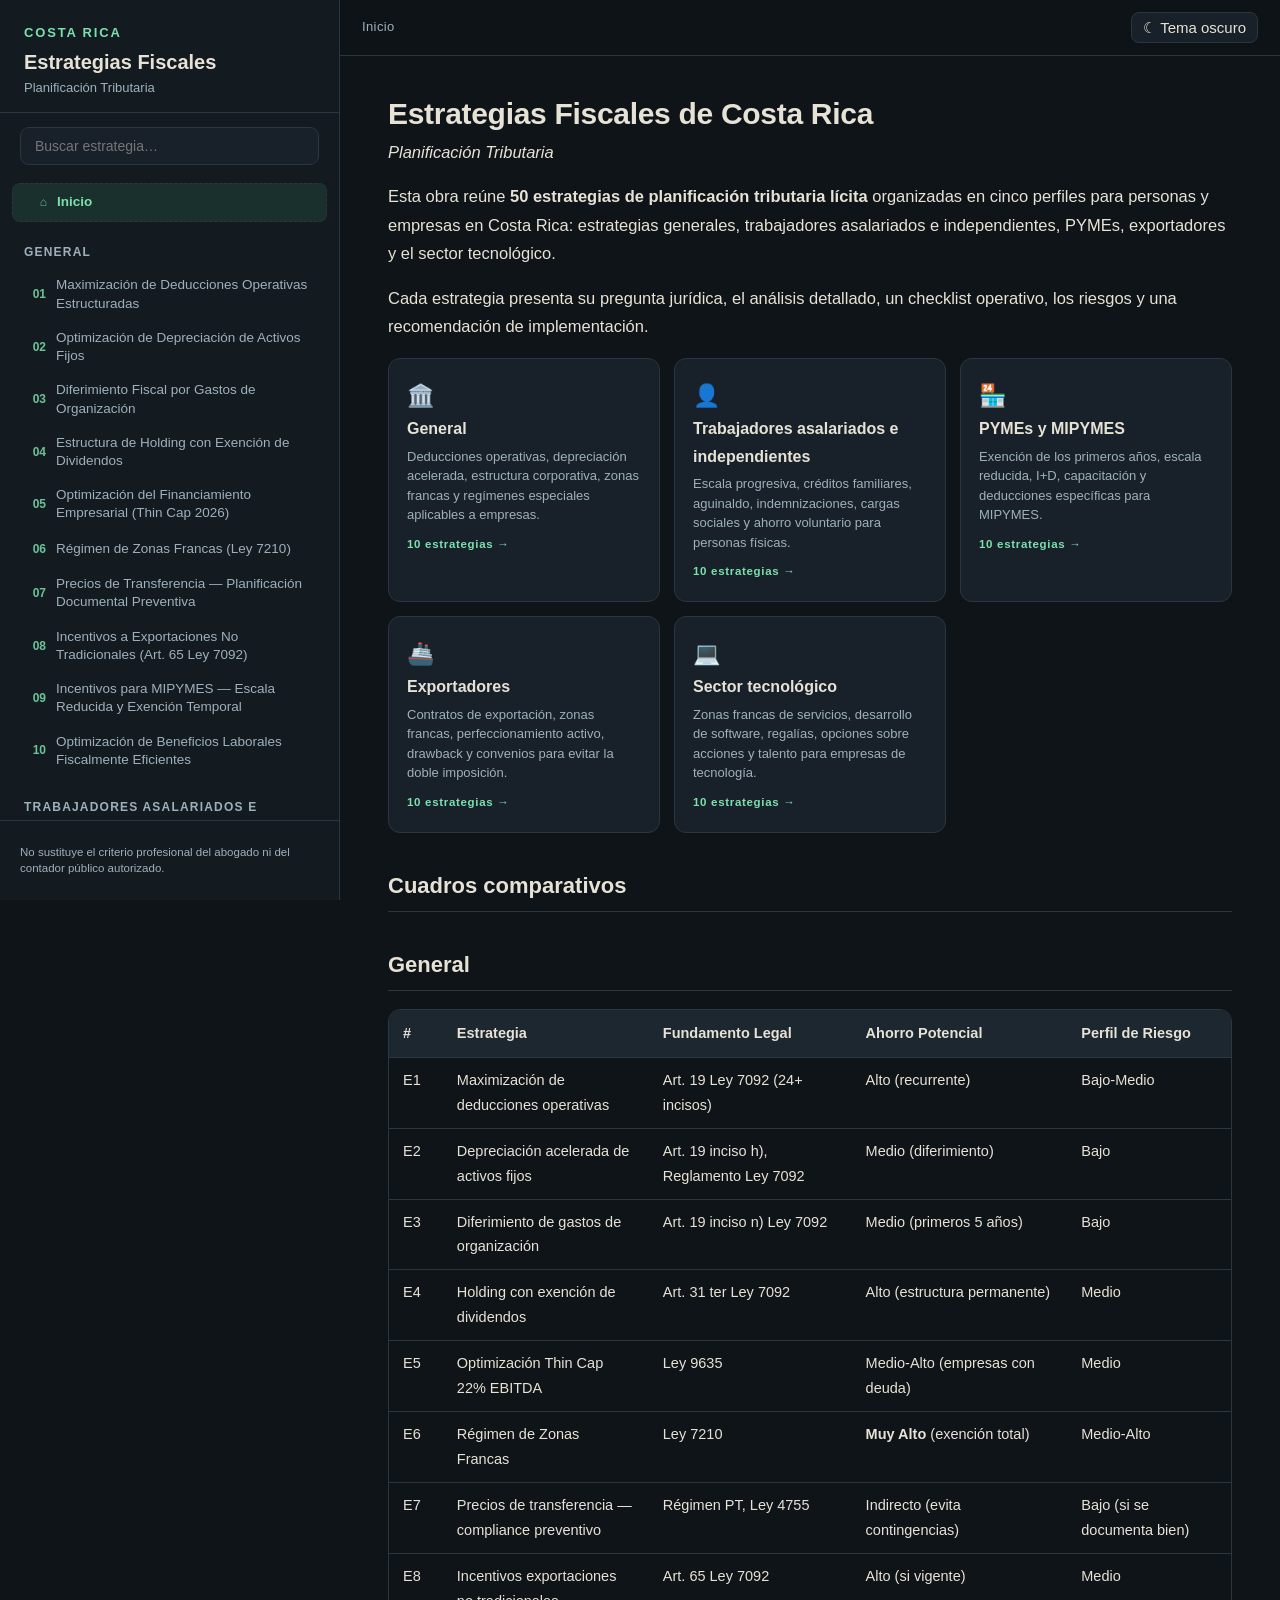
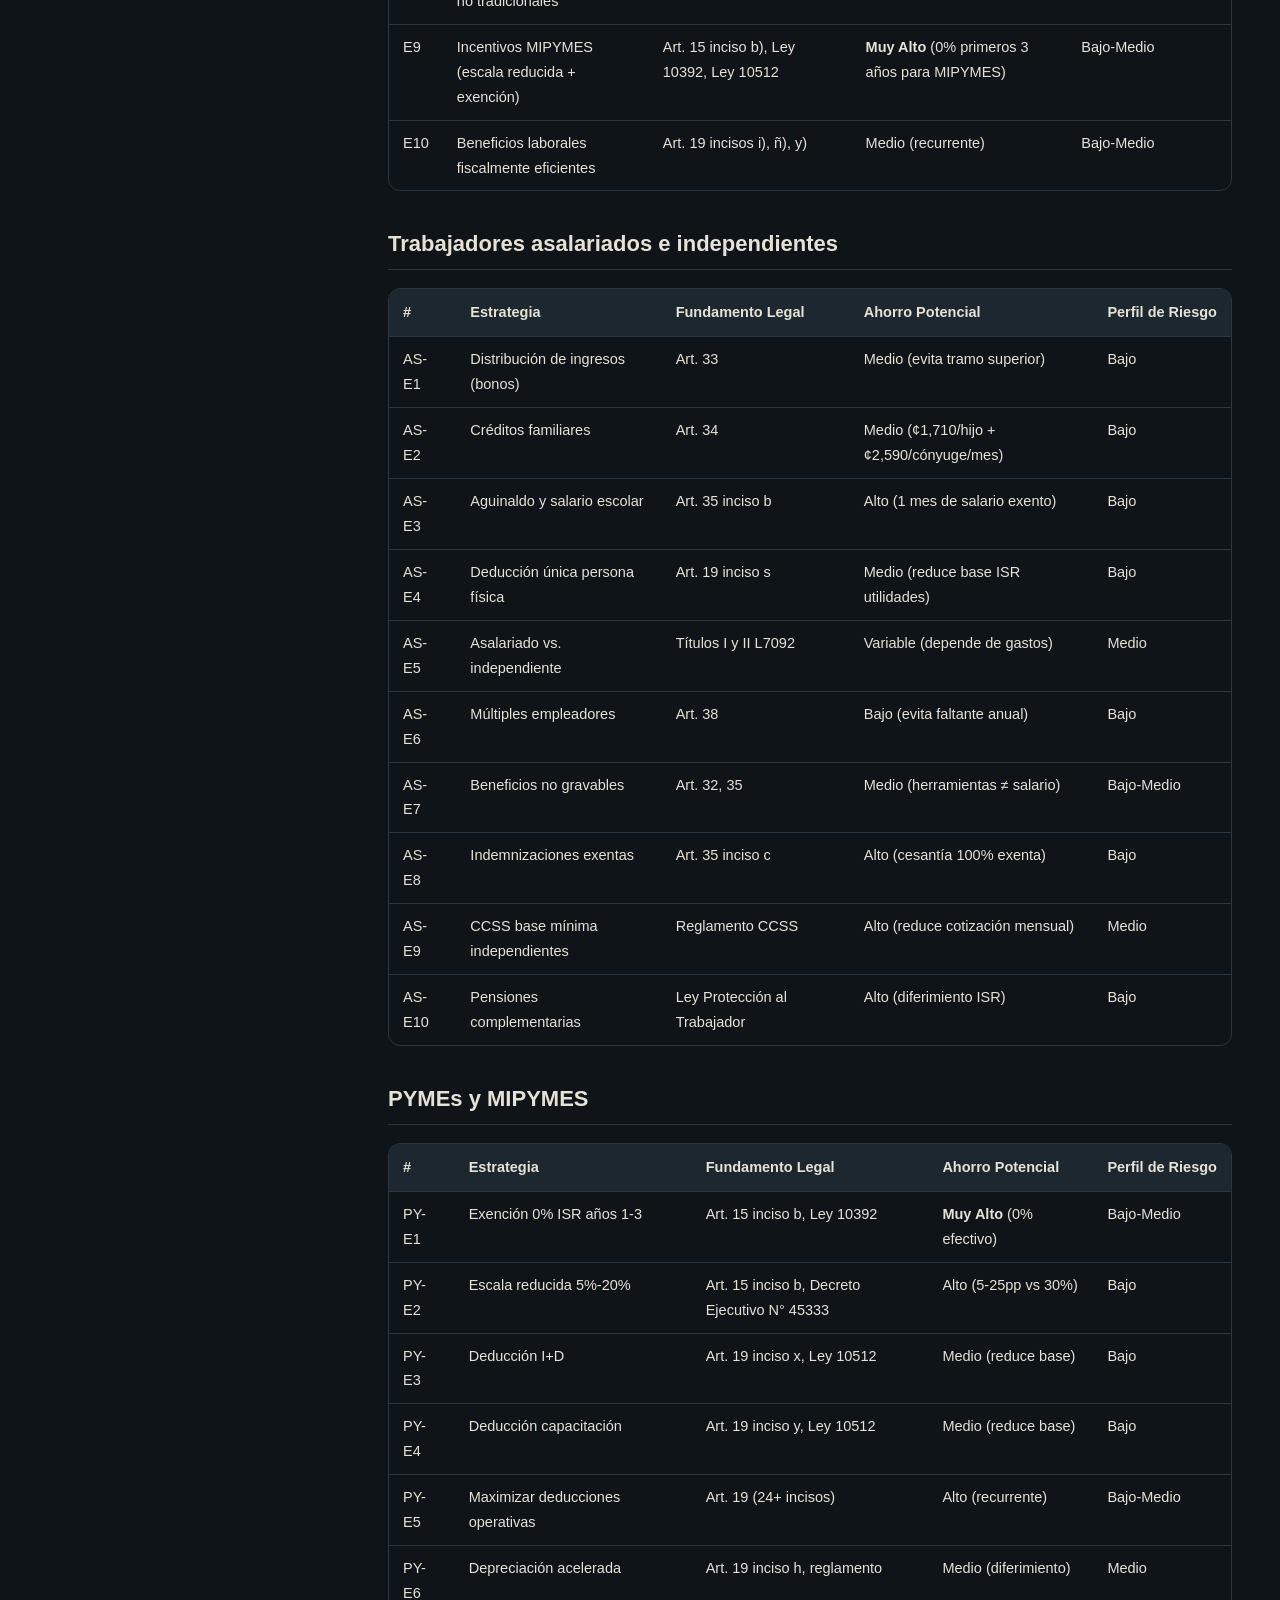
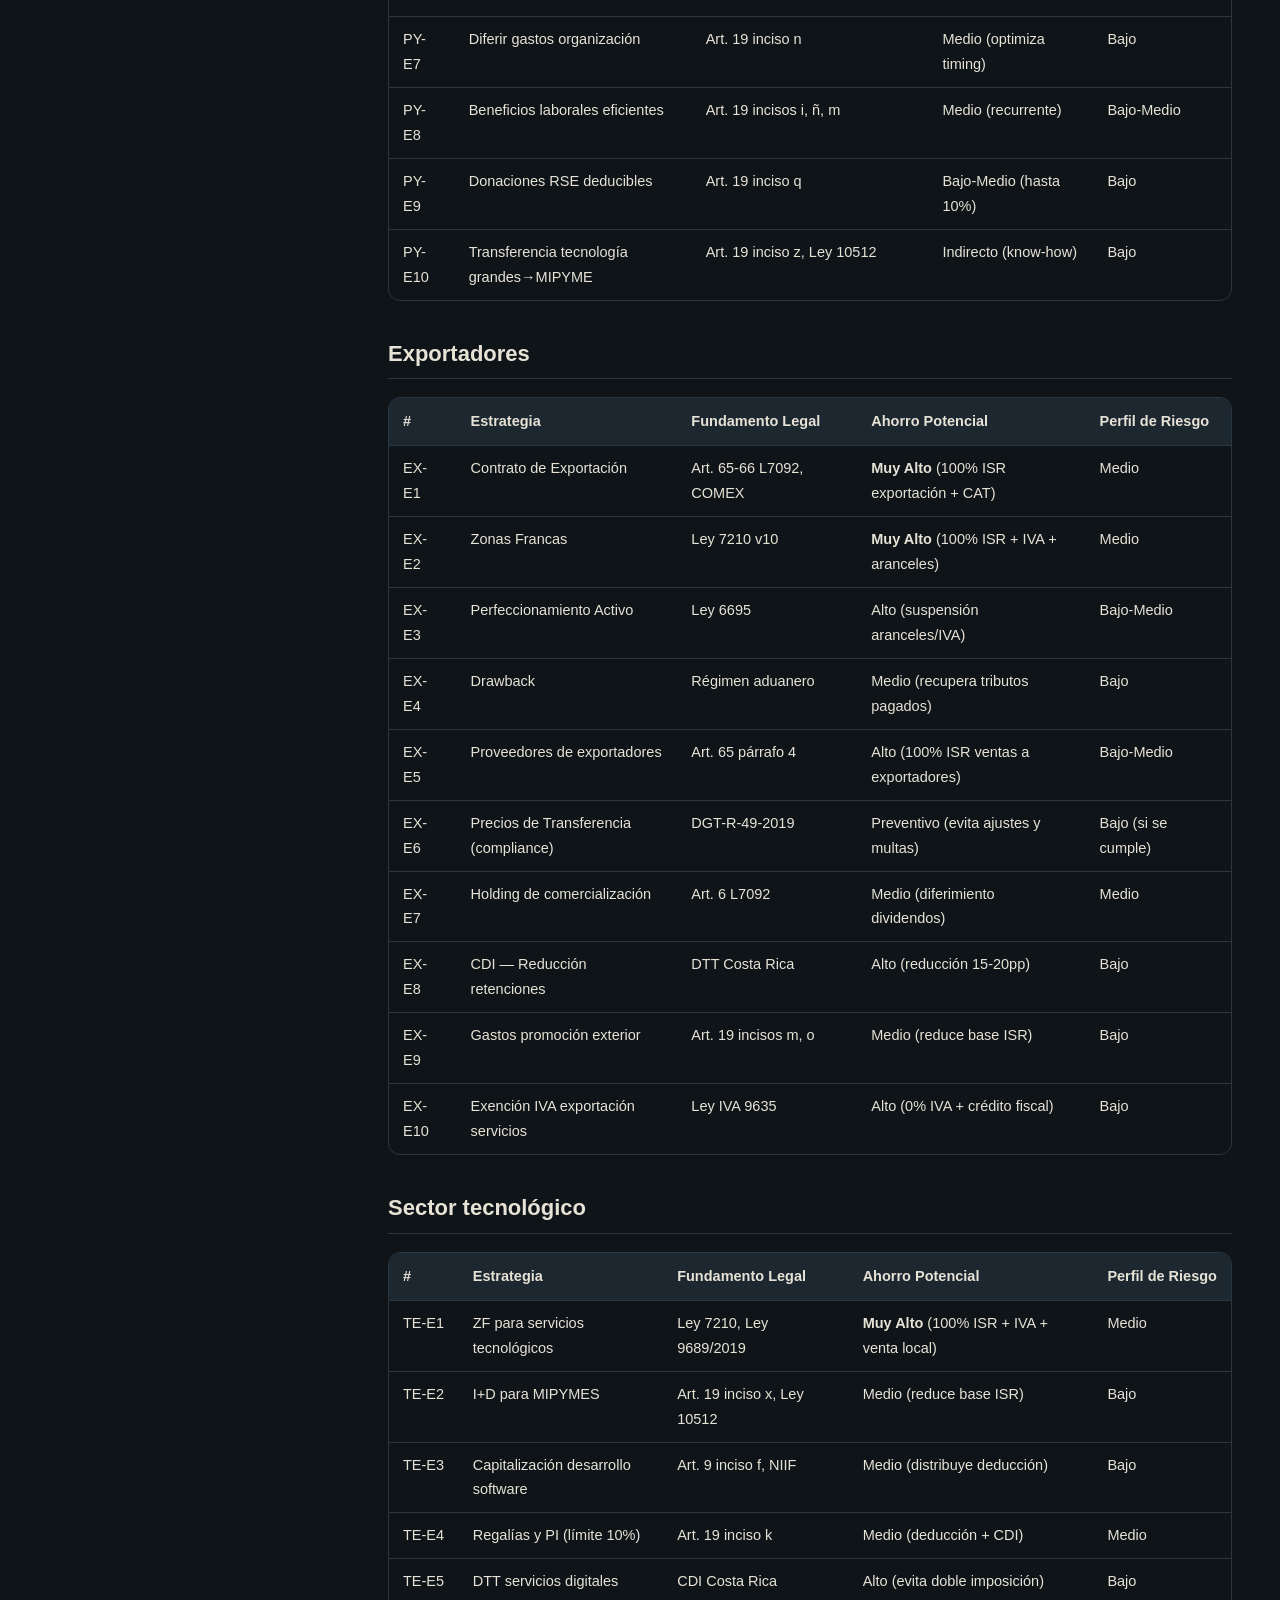
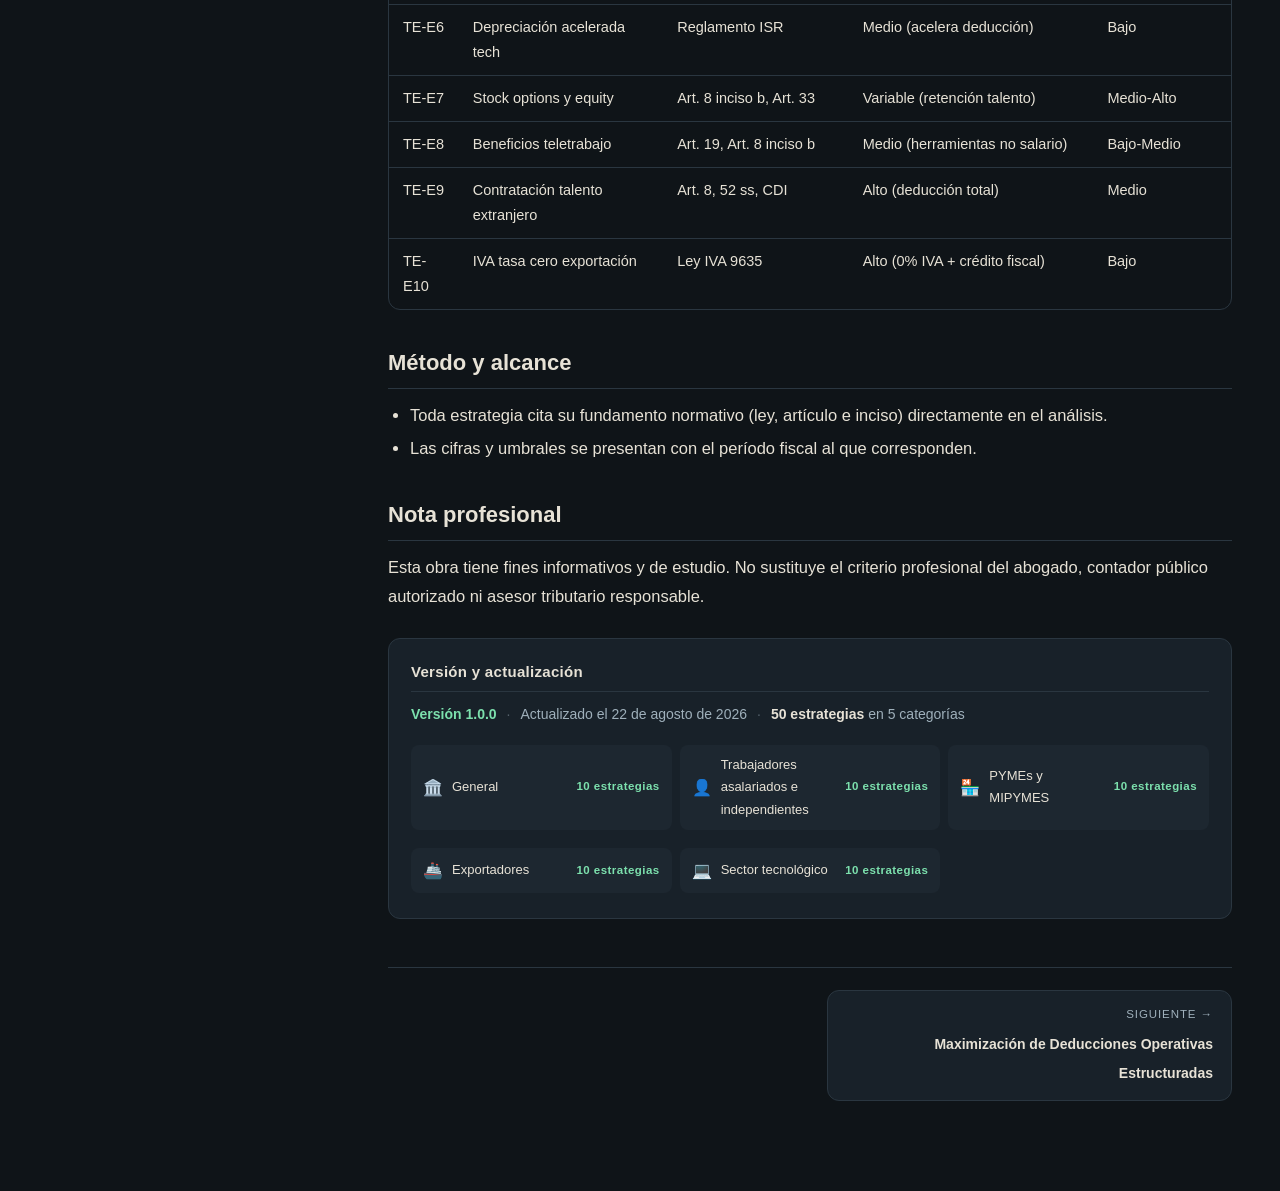
<file: index.html>
<!DOCTYPE html>
<html lang="es">
<head>
  <meta charset="UTF-8" />
  <meta http-equiv="refresh" content="0; url=web/index.html" />
  <title>Estrategias Fiscales de Costa Rica</title>
  <script>location.replace("web/index.html");</script>
</head>
<body>
  <p>Redirigiendo a la obra…
    <a href="web/index.html">Estrategias Fiscales de Costa Rica</a>
  </p>
</body>
</html>
</file>
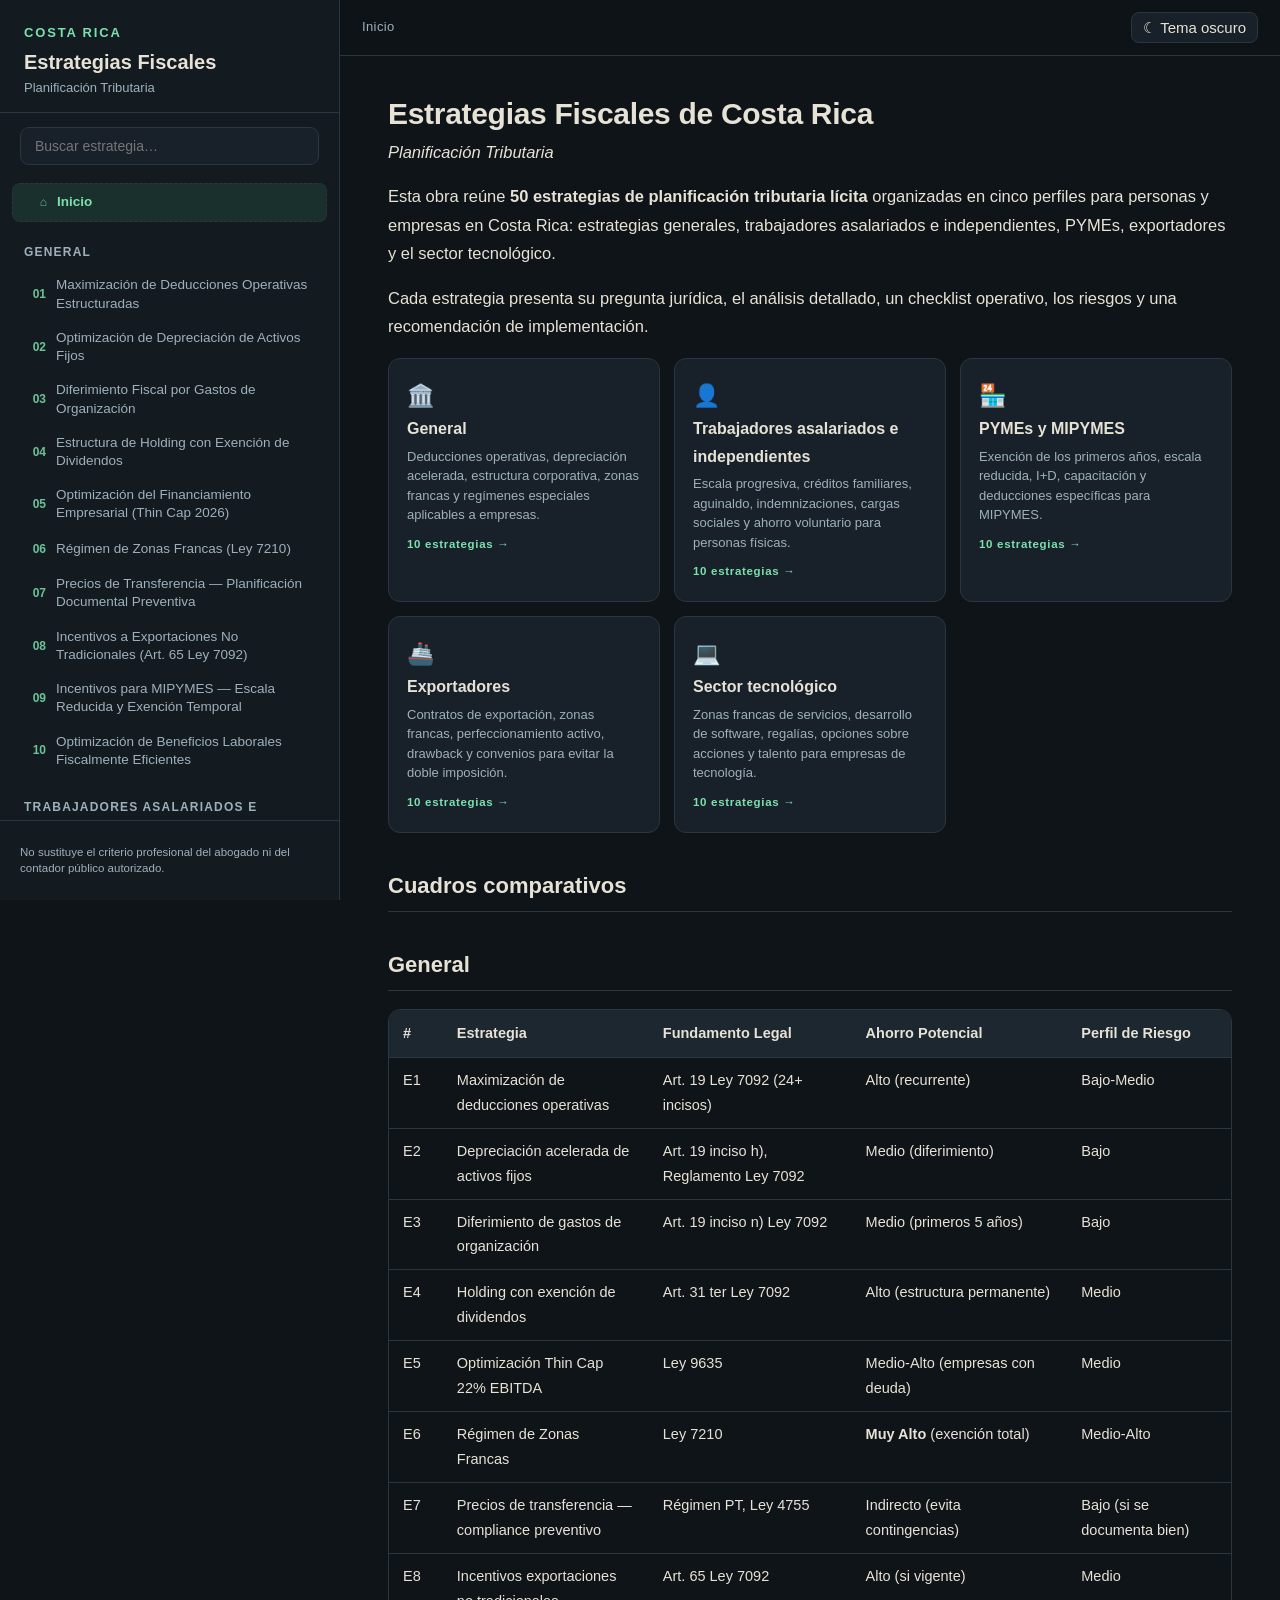
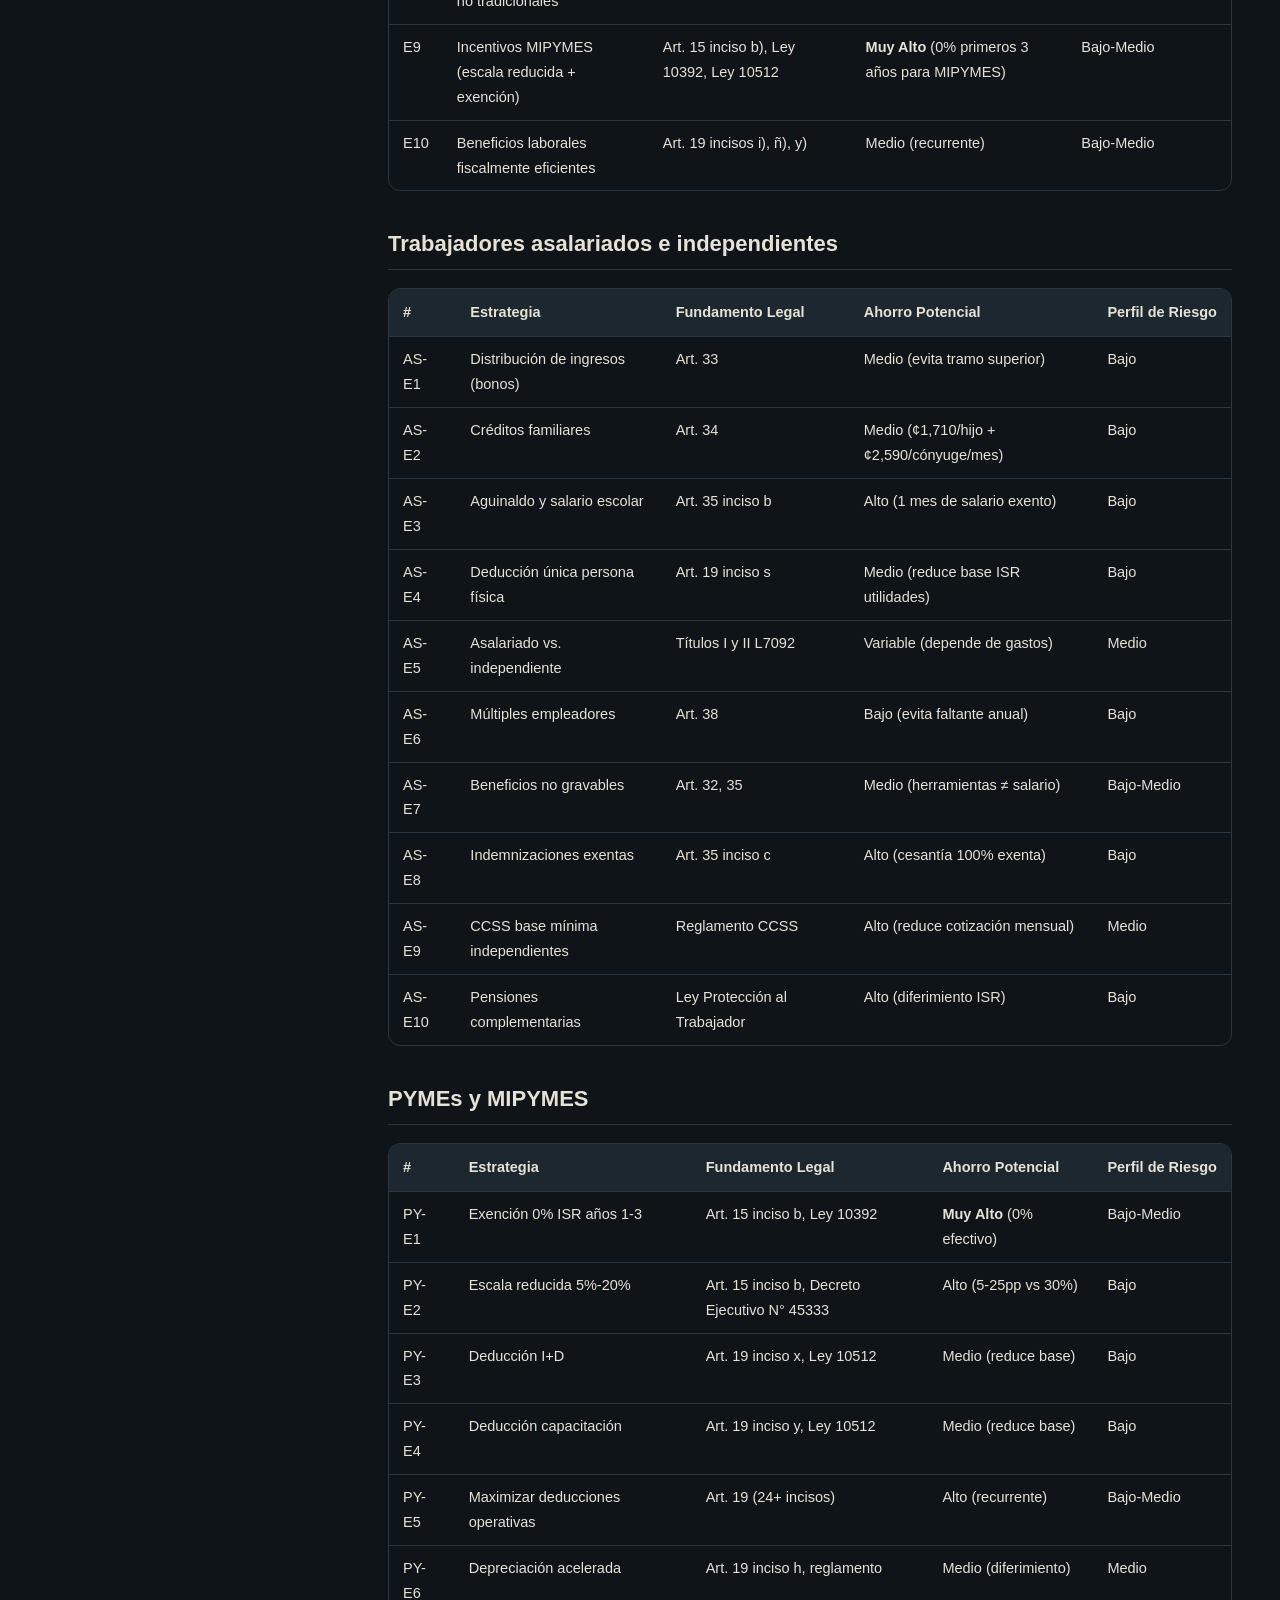
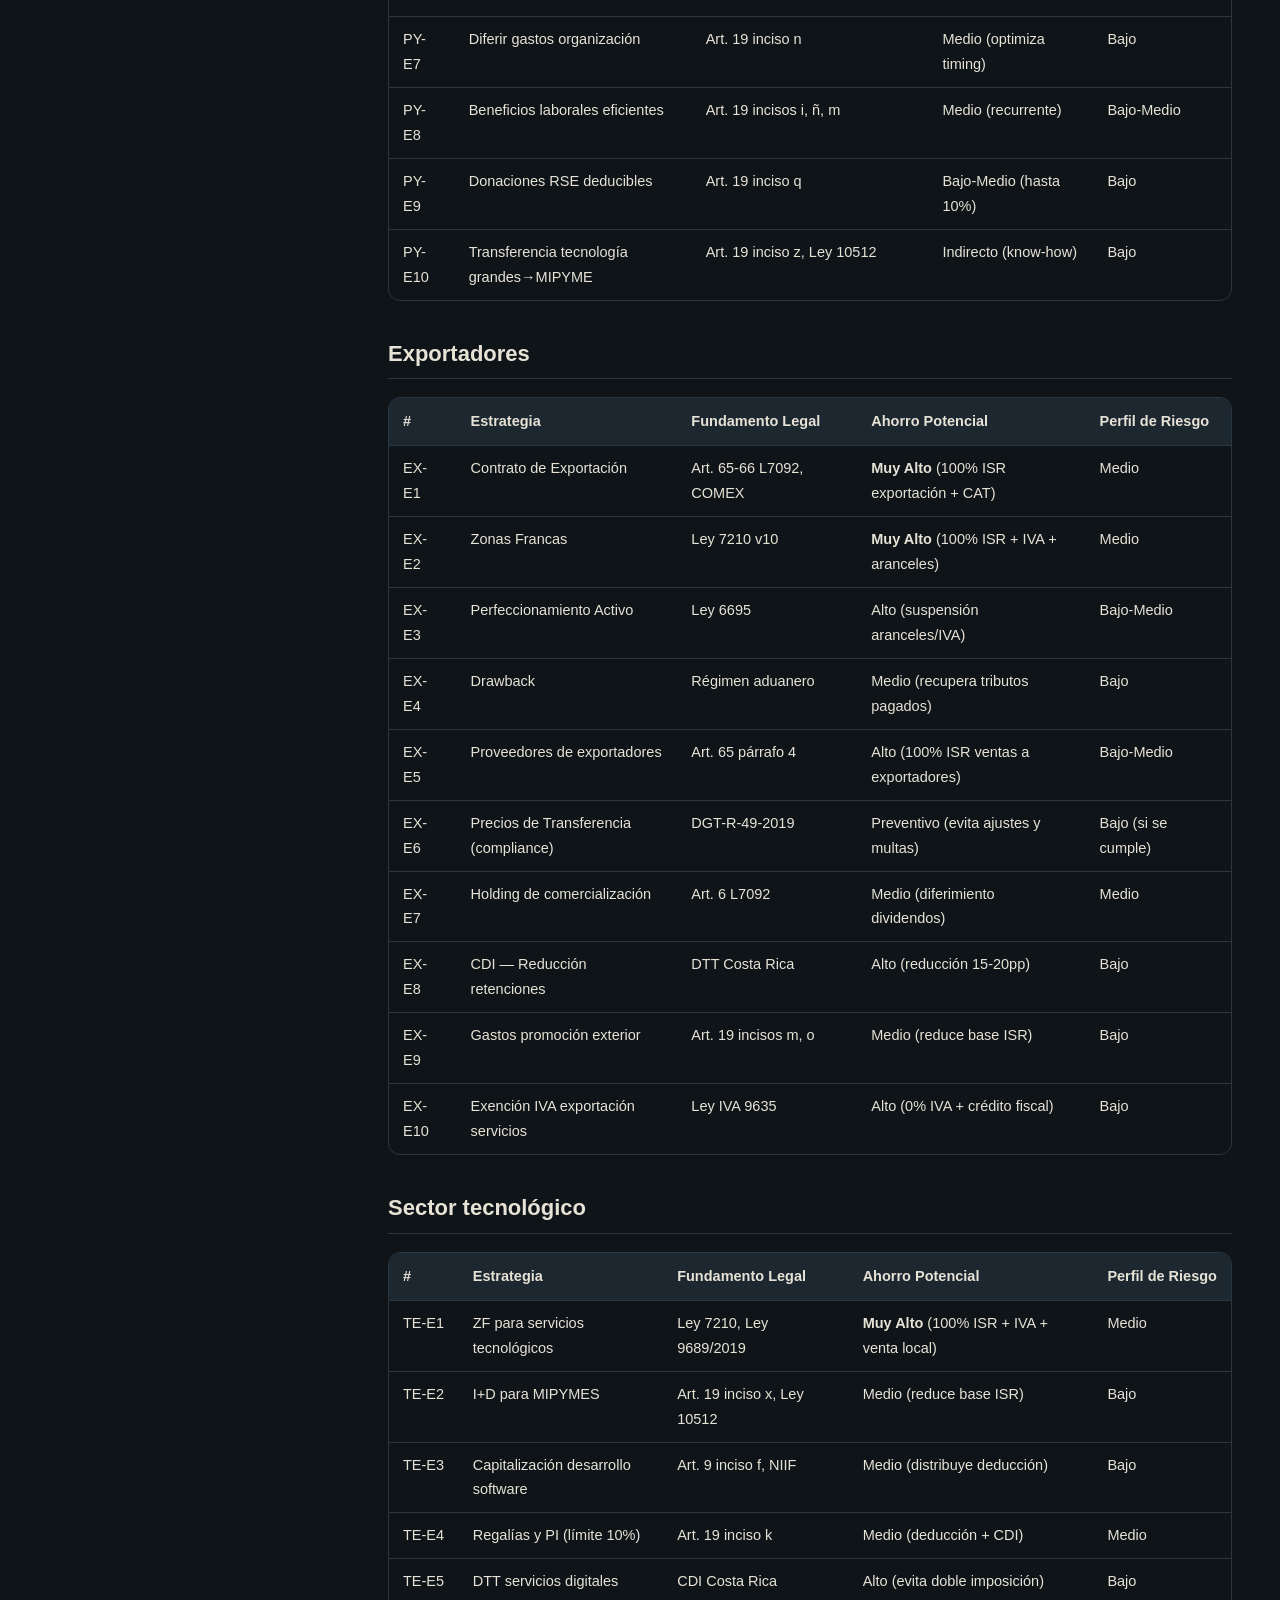
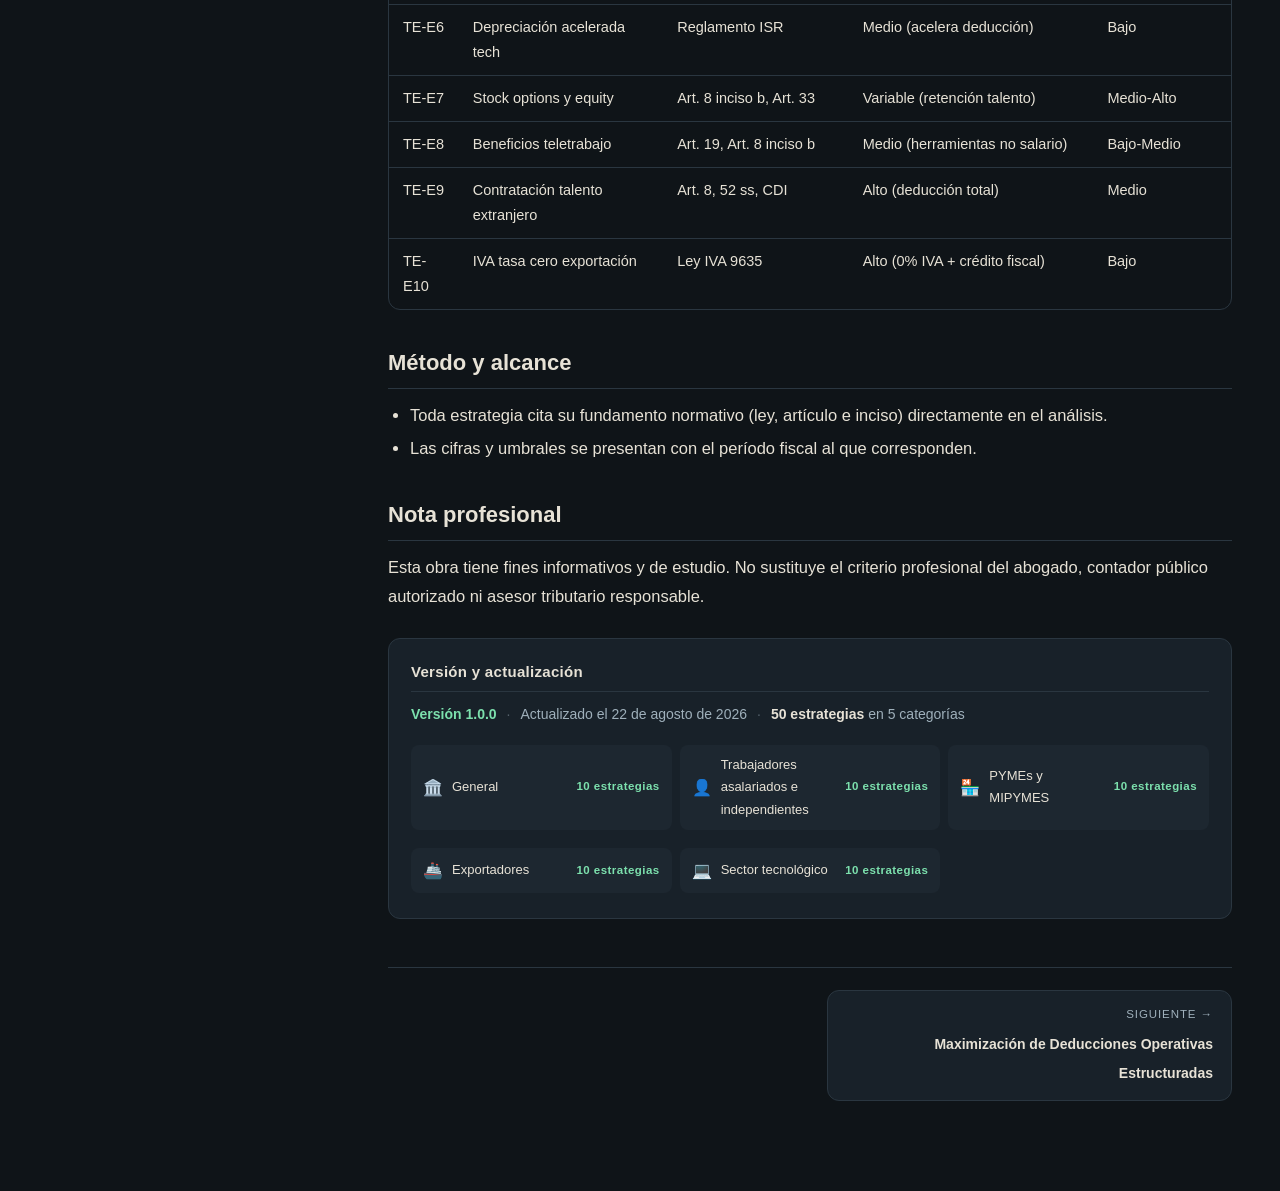
<file: web/index.html>
<!DOCTYPE html>
<html lang="es" data-tema="oscuro">
<head>
  <meta charset="UTF-8" />
  <meta name="viewport" content="width=device-width, initial-scale=1.0" />
  <title>Estrategias Fiscales de Costa Rica · Planificación Tributaria</title>
  <meta name="description" content="Guía de planificación tributaria lícita para Costa Rica: estrategias generales, trabajadores asalariados e independientes, PYMEs, exportadores y el sector tecnológico." />
  <link rel="stylesheet" href="assets/css/estilo.css" />
  <script>document.documentElement.dataset.tema = localStorage.getItem("estrategias.tema") || "oscuro";</script>
</head>
<body>

  <div id="progreso" aria-hidden="true"></div>

  <div class="contenedor">

    <!-- ══════════ Barra lateral ══════════ -->
    <aside class="barra-lateral" id="lateral">
      <header class="cabecera-lateral">
        <p class="marca">Costa Rica</p>
        <h1>Estrategias Fiscales</h1>
        <p class="subtitulo">Planificación Tributaria</p>
      </header>

      <div class="buscador">
        <input type="search" id="busqueda" placeholder="Buscar estrategia…"
               autocomplete="off" aria-label="Buscar estrategia" />
      </div>

      <nav class="indice" id="indice" aria-label="Índice de estrategias"></nav>

      <footer class="pie-lateral">
        <p class="nota">No sustituye el criterio profesional del abogado ni del contador público autorizado.</p>
      </footer>
    </aside>

    <!-- ══════════ Zona de lectura ══════════ -->
    <main class="zona-lectura" id="lector">
      <div class="barra-lectura">
        <button class="boton-menu" id="boton-menu" type="button" aria-label="Abrir índice">☰</button>
        <span class="ruta" id="ruta"></span>
        <button class="boton-tema" id="boton-tema" type="button" aria-label="Cambiar tema">
          <span id="tema-icono">☾</span> <span id="tema-texto">Tema oscuro</span>
        </button>
      </div>

      <article class="articulo" id="capitulo">
        <p>Cargando…</p>
      </article>
    </main>

  </div>

  <div class="velo" id="velo" hidden></div>

  <script src="data/estrategias.js"></script>
  <script src="assets/js/app.js"></script>
</body>
</html>
</file>
<file: web/assets/css/estilo.css>
/* ============================================================
   Estrategias Fiscales de Costa Rica — Hoja de estilos
   ============================================================ */

:root {
  --fondo: #0f1418;
  --fondo-alt: #131a20;
  --superficie: #182129;
  --superficie-2: #1d2730;
  --borde: #2a3640;
  --texto: #e7e2d6;
  --texto-suave: #9fb0bb;
  --acento: #4fd18b;
  --acento-fuerte: #3bb878;
  --acento-suave: rgba(79, 209, 139, 0.12);
  --acento-texto: #7ce0ad;
  --aviso: #f2b04a;
  --aviso-suave: rgba(242, 176, 74, 0.12);
  --riesgo: #e06c5f;
  --riesgo-suave: rgba(224, 108, 95, 0.12);
  --norma: #6ba8d9;
  --norma-suave: rgba(107, 168, 217, 0.12);
  --sombra: 0 10px 30px rgba(0, 0, 0, 0.45);
  --radio: 12px;
  --max: 900px;
}

html[data-tema="claro"] {
  --fondo: #f5f6f8;
  --fondo-alt: #eef0f2;
  --superficie: #ffffff;
  --superficie-2: #f1f3f5;
  --borde: #dde2e7;
  --texto: #1e272e;
  --texto-suave: #5c6b76;
  --acento: #179355;
  --acento-fuerte: #0f7a45;
  --acento-suave: rgba(23, 147, 85, 0.1);
  --acento-texto: #0f7a45;
  --aviso: #b5761a;
  --aviso-suave: rgba(181, 118, 26, 0.1);
  --riesgo: #c14b3f;
  --riesgo-suave: rgba(193, 75, 63, 0.1);
  --norma: #2b6ca3;
  --norma-suave: rgba(43, 108, 163, 0.1);
  --sombra: 0 10px 26px rgba(20, 30, 40, 0.12);
}

* { box-sizing: border-box; }

html, body {
  margin: 0;
  padding: 0;
  height: 100%;
}

body {
  font-family: -apple-system, BlinkMacSystemFont, "Segoe UI", Roboto, Helvetica, Arial, sans-serif;
  background: var(--fondo);
  color: var(--texto);
  font-size: 16.5px;
  line-height: 1.72;
  -webkit-font-smoothing: antialiased;
  text-rendering: optimizeLegibility;
}

/* ---------- Barra de progreso ---------- */
#progreso {
  position: fixed;
  top: 0;
  left: 0;
  height: 3px;
  width: 0%;
  background: linear-gradient(90deg, var(--acento), var(--acento-fuerte));
  z-index: 40;
  transition: width 0.15s ease-out;
}

/* ---------- Diseño general ---------- */
.contenedor {
  display: flex;
  min-height: 100vh;
}

/* ---------- Barra lateral ---------- */
.barra-lateral {
  width: 340px;
  min-width: 340px;
  background: var(--fondo-alt);
  border-right: 1px solid var(--borde);
  display: flex;
  flex-direction: column;
  height: 100vh;
  position: sticky;
  top: 0;
  overflow: hidden;
}

.cabecera-lateral {
  padding: 22px 24px 14px;
  border-bottom: 1px solid var(--borde);
}

.cabecera-lateral .marca {
  font-size: 13px;
  letter-spacing: 0.14em;
  text-transform: uppercase;
  color: var(--acento-texto);
  font-weight: 700;
  margin: 0 0 6px;
}

.cabecera-lateral h1 {
  font-size: 20px;
  line-height: 1.25;
  margin: 0 0 4px;
  font-weight: 750;
}

.cabecera-lateral .subtitulo {
  font-size: 13px;
  color: var(--texto-suave);
  margin: 0;
  line-height: 1.45;
}

.buscador {
  margin: 14px 20px 4px;
}

.buscador input {
  width: 100%;
  padding: 10px 14px;
  background: var(--superficie);
  border: 1px solid var(--borde);
  border-radius: 9px;
  color: var(--texto);
  font-size: 14px;
  outline: none;
}

.buscador input:focus {
  border-color: var(--acento);
  box-shadow: 0 0 0 3px var(--acento-suave);
}

.indice {
  flex: 1;
  overflow-y: auto;
  padding: 6px 12px 24px;
  scrollbar-width: thin;
  scrollbar-color: var(--borde) transparent;
}

.indice::-webkit-scrollbar { width: 8px; }
.indice::-webkit-scrollbar-thumb { background: var(--borde); border-radius: 8px; }

.parte-titulo {
  font-size: 12px;
  letter-spacing: 0.1em;
  text-transform: uppercase;
  color: var(--texto-suave);
  font-weight: 700;
  margin: 20px 12px 6px;
}

.item-indice {
  display: flex;
  align-items: center;
  gap: 10px;
  padding: 8px 12px;
  border-radius: 8px;
  cursor: pointer;
  color: var(--texto-suave);
  text-decoration: none;
  transition: background 0.14s, color 0.14s;
}

.item-indice:hover {
  background: var(--superficie);
  color: var(--texto);
}

.item-indice.activo {
  background: var(--acento-suave);
  color: var(--acento-texto);
  font-weight: 600;
}

.item-indice .numero {
  font-variant-numeric: tabular-nums;
  font-size: 12px;
  font-weight: 700;
  color: var(--acento-texto);
  min-width: 22px;
  text-align: right;
  opacity: 0.85;
}

.item-indice .titulo-item {
  font-size: 13.5px;
  line-height: 1.35;
  flex: 1;
}

.item-inicio {
  border: 1px dashed var(--borde);
  margin: 8px 0 4px;
}

.pie-lateral {
  padding: 12px 20px;
  border-top: 1px solid var(--borde);
  display: flex;
  align-items: center;
  justify-content: space-between;
}

.pie-lateral .nota {
  font-size: 11.5px;
  color: var(--texto-suave);
  line-height: 1.4;
}

.boton-tema {
  background: var(--superficie);
  border: 1px solid var(--borde);
  color: var(--texto);
  border-radius: 8px;
  padding: 7px 11px;
  cursor: pointer;
  font-size: 15px;
  line-height: 1;
}

.boton-tema:hover { border-color: var(--acento); }

/* En la barra superior, empuja el botón de tema a la derecha */
.barra-lectura .boton-tema { margin-left: auto; }

/* ---------- Zona de lectura ---------- */
.zona-lectura {
  flex: 1;
  min-width: 0;
}

.barra-lectura {
  position: sticky;
  top: 0;
  display: flex;
  align-items: center;
  gap: 12px;
  padding: 12px 22px;
  background: color-mix(in srgb, var(--fondo) 82%, transparent);
  backdrop-filter: blur(8px);
  border-bottom: 1px solid var(--borde);
  z-index: 30;
}

.boton-menu {
  display: none;
  background: var(--superficie);
  border: 1px solid var(--borde);
  color: var(--texto);
  border-radius: 8px;
  padding: 7px 12px;
  cursor: pointer;
  font-size: 16px;
}

.ruta {
  font-size: 13px;
  color: var(--texto-suave);
  letter-spacing: 0.03em;
}

.articulo {
  max-width: var(--max);
  margin: 0 auto;
  padding: 40px 28px 90px;
}

/* ---------- Tipografía editorial ---------- */
.articulo h1 {
  font-size: 30px;
  line-height: 1.2;
  margin: 0 0 6px;
  font-weight: 800;
  letter-spacing: -0.01em;
}

.articulo .kicker {
  font-size: 12px;
  letter-spacing: 0.12em;
  text-transform: uppercase;
  color: var(--acento-texto);
  font-weight: 700;
  margin: 0 0 10px;
}

.articulo .resumen {
  font-size: 17px;
  color: var(--texto-suave);
  font-style: italic;
  margin: 0 0 26px;
  padding-left: 14px;
  border-left: 3px solid var(--acento);
}

.articulo h2 {
  font-size: 22px;
  margin: 34px 0 12px;
  font-weight: 750;
  padding-bottom: 6px;
  border-bottom: 1px solid var(--borde);
}

.articulo h3 {
  font-size: 18px;
  margin: 28px 0 10px;
  font-weight: 700;
  color: var(--acento-texto);
}

.articulo p { margin: 0 0 16px; }

.articulo ul, .articulo ol { margin: 0 0 16px; padding-left: 22px; }
.articulo li { margin: 5px 0; }

.articulo li.verificado {
  background: var(--acento-suave);
  border: 1px solid var(--borde);
  border-left: 3px solid var(--acento);
  border-radius: 8px;
  padding: 8px 12px;
  list-style: none;
  margin-left: -22px;
}

.articulo li.pendiente {
  background: var(--aviso-suave);
  border: 1px solid var(--borde);
  border-left: 3px solid var(--aviso);
  border-radius: 8px;
  padding: 8px 12px;
  list-style: none;
  margin-left: -22px;
}

.articulo code {
  background: var(--superficie-2);
  padding: 2px 6px;
  border-radius: 5px;
  font-size: 0.9em;
  font-family: "SF Mono", ui-monospace, Menlo, Consolas, monospace;
  color: var(--acento-texto);
}

.articulo pre {
  background: var(--superficie-2);
  border: 1px solid var(--borde);
  border-radius: 10px;
  padding: 16px;
  overflow-x: auto;
  font-size: 14px;
  line-height: 1.55;
}

.articulo pre code { background: none; padding: 0; color: var(--texto); }

.articulo blockquote {
  margin: 18px 0;
  padding: 12px 18px;
  background: var(--superficie);
  border-left: 3px solid var(--norma);
  border-radius: 0 8px 8px 0;
  color: var(--texto-suave);
}

.articulo blockquote p { margin: 0; }

/* ---------- Tablas ---------- */
.articulo .envoltorio-tabla {
  overflow-x: auto;
  margin: 18px 0 22px;
  border: 1px solid var(--borde);
  border-radius: var(--radio);
}

.articulo table {
  border-collapse: collapse;
  width: 100%;
  font-size: 14.5px;
  min-width: 520px;
}

.articulo th {
  background: var(--superficie-2);
  text-align: left;
  padding: 11px 14px;
  font-weight: 700;
  border-bottom: 1px solid var(--borde);
  white-space: nowrap;
}

.articulo td {
  padding: 10px 14px;
  border-bottom: 1px solid var(--borde);
  vertical-align: top;
}

.articulo tr:last-child td { border-bottom: none; }

.articulo tbody tr:hover { background: var(--acento-suave); }

/* ---------- Tarjetas de perfil ---------- */
.tarjetas {
  display: grid;
  grid-template-columns: repeat(auto-fill, minmax(230px, 1fr));
  gap: 14px;
  margin: 18px 0 8px;
}

.tarjeta {
  display: block;
  background: var(--superficie);
  border: 1px solid var(--borde);
  border-radius: var(--radio);
  padding: 18px;
  text-decoration: none;
  color: var(--texto);
  transition: transform 0.14s, border-color 0.14s, box-shadow 0.14s;
}

.tarjeta:hover {
  transform: translateY(-3px);
  border-color: var(--acento);
  box-shadow: var(--sombra);
}

.tarjeta .icono {
  font-size: 22px;
  margin-bottom: 8px;
}

.tarjeta h3 { margin: 0 0 4px; font-size: 16px; color: var(--texto); }
.tarjeta .desc { font-size: 13px; color: var(--texto-suave); line-height: 1.5; margin: 0; }
.tarjeta .conteo {
  display: inline-block;
  margin-top: 10px;
  font-size: 11.5px;
  font-weight: 700;
  letter-spacing: 0.06em;
  color: var(--acento-texto);
}

/* ---------- Notas / avisos ---------- */
.aviso {
  border-radius: 10px;
  padding: 14px 18px;
  margin: 18px 0;
  font-size: 15px;
  border: 1px solid var(--borde);
}

.aviso.advertencia {
  background: var(--aviso-suave);
  border-left: 3px solid var(--aviso);
}

.aviso.riesgo {
  background: var(--riesgo-suave);
  border-left: 3px solid var(--riesgo);
}

.aviso.norma {
  background: var(--norma-suave);
  border-left: 3px solid var(--norma);
}

.aviso .titulo-aviso {
  font-weight: 700;
  display: block;
  margin-bottom: 4px;
}

/* ---------- Versión y actualización ---------- */
.versionado {
  margin: 28px 0 0;
  padding: 20px 22px;
  border: 1px solid var(--borde);
  border-radius: var(--radio);
  background: var(--superficie);
}
.versionado h2 {
  font-size: 15px;
  margin: 0 0 10px;
  color: var(--texto);
  letter-spacing: 0.02em;
}
.versionado .meta-linea {
  display: flex;
  flex-wrap: wrap;
  align-items: baseline;
  gap: 4px 10px;
  font-size: 14px;
  color: var(--texto-suave);
  margin: 0 0 14px;
}
.versionado .meta-linea strong { color: var(--texto); }
.versionado .version { color: var(--acento-texto); font-weight: 700; }
.versionado .divisor { opacity: 0.45; }
.versionado .lista-version {
  list-style: none;
  margin: 0;
  padding: 0;
  display: grid;
  grid-template-columns: repeat(auto-fill, minmax(230px, 1fr));
  gap: 8px;
}
.versionado .lista-version li {
  display: flex;
  align-items: center;
  gap: 9px;
  font-size: 13px;
  color: var(--texto);
  padding: 9px 12px;
  background: var(--superficie-2);
  border-radius: 8px;
}
.versionado .lista-version .icono { font-size: 16px; flex: 0 0 auto; }
.versionado .lista-version .conteo {
  margin-left: auto;
  font-size: 11.5px;
  font-weight: 700;
  letter-spacing: 0.04em;
  color: var(--acento-texto);
  white-space: nowrap;
}

/* ---------- Navegación anterior/siguiente ---------- */
.navegacion {
  display: flex;
  justify-content: space-between;
  gap: 14px;
  margin-top: 48px;
  padding-top: 22px;
  border-top: 1px solid var(--borde);
}

.enlace-nav {
  flex: 1;
  max-width: 48%;
  text-decoration: none;
  color: var(--texto);
  background: var(--superficie);
  border: 1px solid var(--borde);
  border-radius: var(--radio);
  padding: 14px 18px;
  transition: border-color 0.14s, transform 0.14s;
}

.enlace-nav:hover { border-color: var(--acento); transform: translateY(-2px); }

.enlace-nav .direccion {
  font-size: 11.5px;
  text-transform: uppercase;
  letter-spacing: 0.08em;
  color: var(--texto-suave);
  display: block;
  margin-bottom: 4px;
}

.enlace-nav .titulo-nav {
  font-weight: 600;
  font-size: 14px;
  line-height: 1.4;
}

.enlace-nav.siguiente { text-align: right; margin-left: auto; }

.pie-articulo {
  margin-top: 40px;
  padding-top: 16px;
  border-top: 1px solid var(--borde);
  font-size: 12.5px;
  color: var(--texto-suave);
}

/* ---------- Overlay móvil y utilidades ---------- */
.velo {
  position: fixed;
  inset: 0;
  background: rgba(0, 0, 0, 0.5);
  z-index: 45;
  opacity: 0;
  transition: opacity 0.22s ease;
}
.velo[hidden] { display: none; }
.velo.visible { opacity: 1; }

.oculto { display: none !important; }

/* ---------- Responsive ---------- */
@media (max-width: 860px) {
  .barra-lateral {
    position: fixed;
    left: 0;
    top: 0;
    bottom: 0;
    transform: translateX(-100%);
    transition: transform 0.22s ease;
    z-index: 50;
    box-shadow: var(--sombra);
  }
  .barra-lateral.abierta { transform: translateX(0); }
  .boton-menu { display: inline-flex; }
  .articulo { padding: 28px 20px 70px; }
  .articulo h1 { font-size: 25px; }
  .navegacion { flex-direction: column; }
  .enlace-nav { max-width: 100%; }
  .enlace-nav.siguiente { margin-left: 0; text-align: left; }
}
</file>
